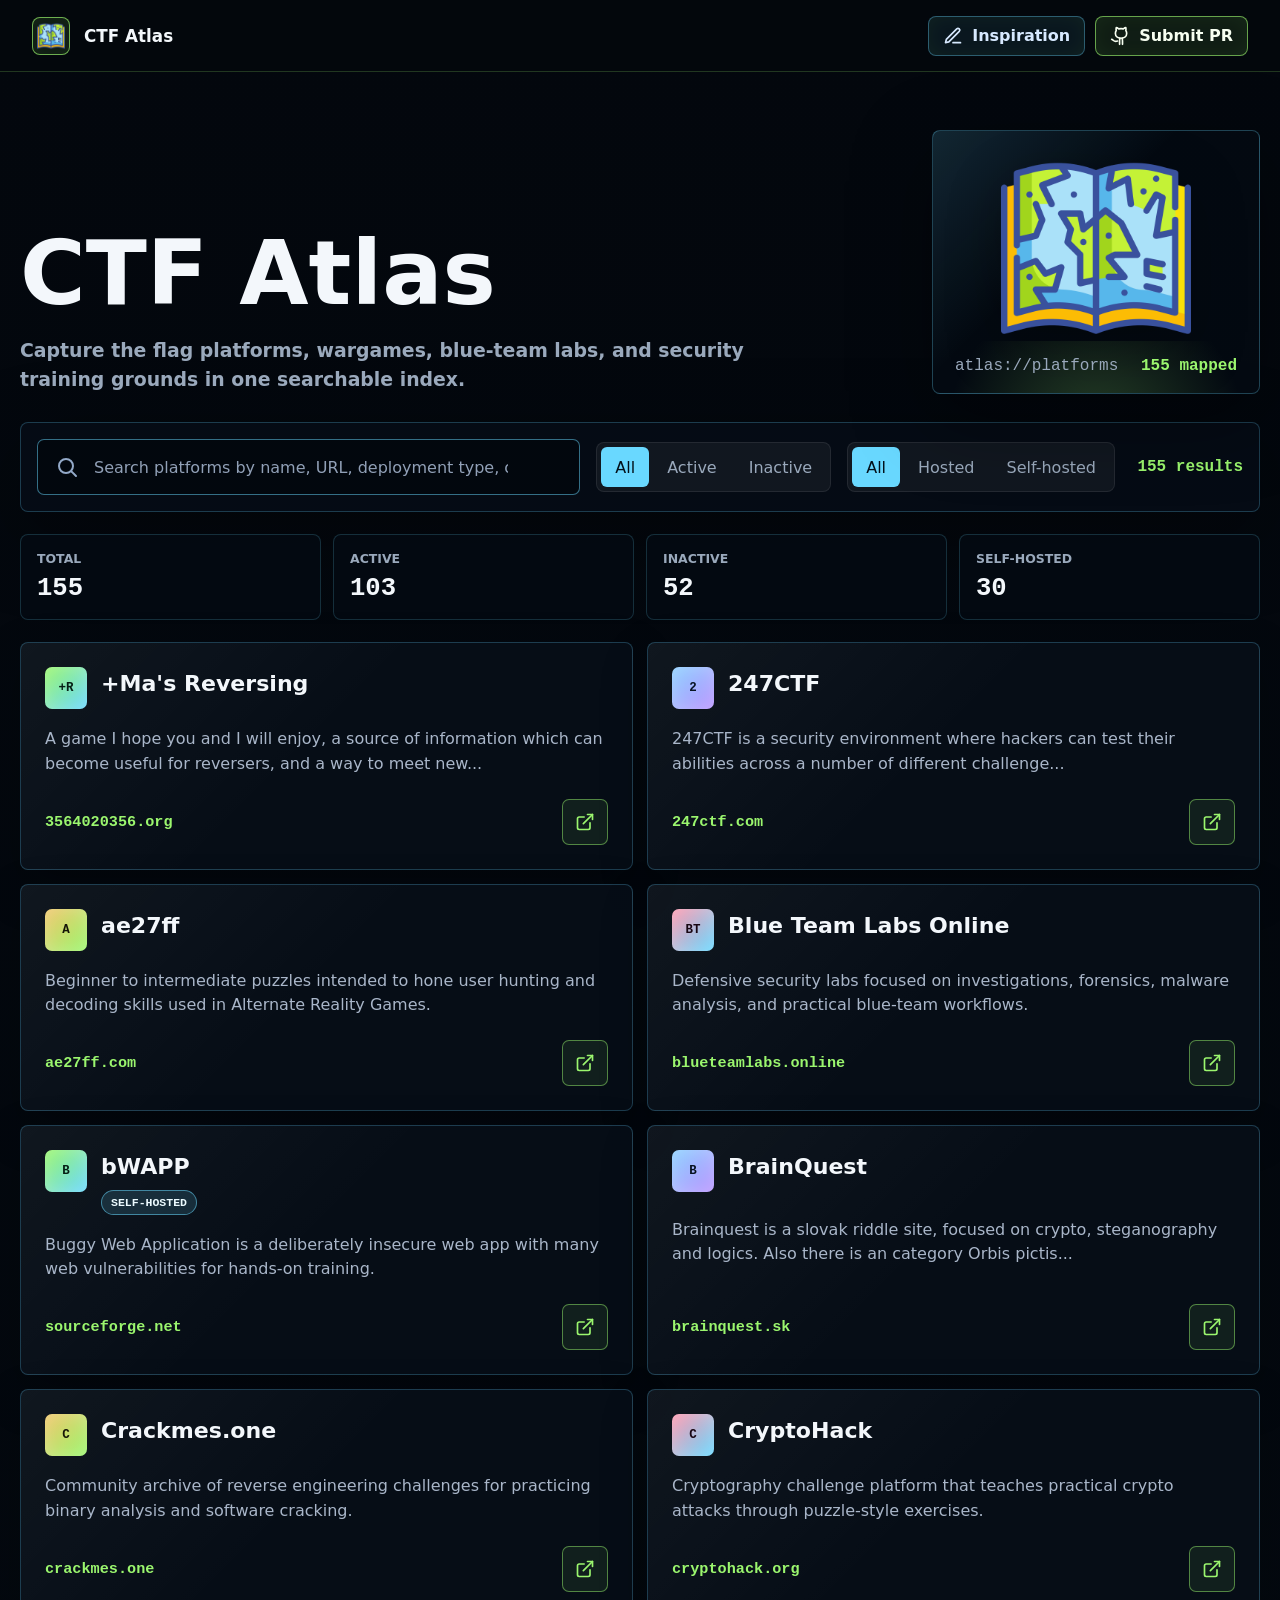
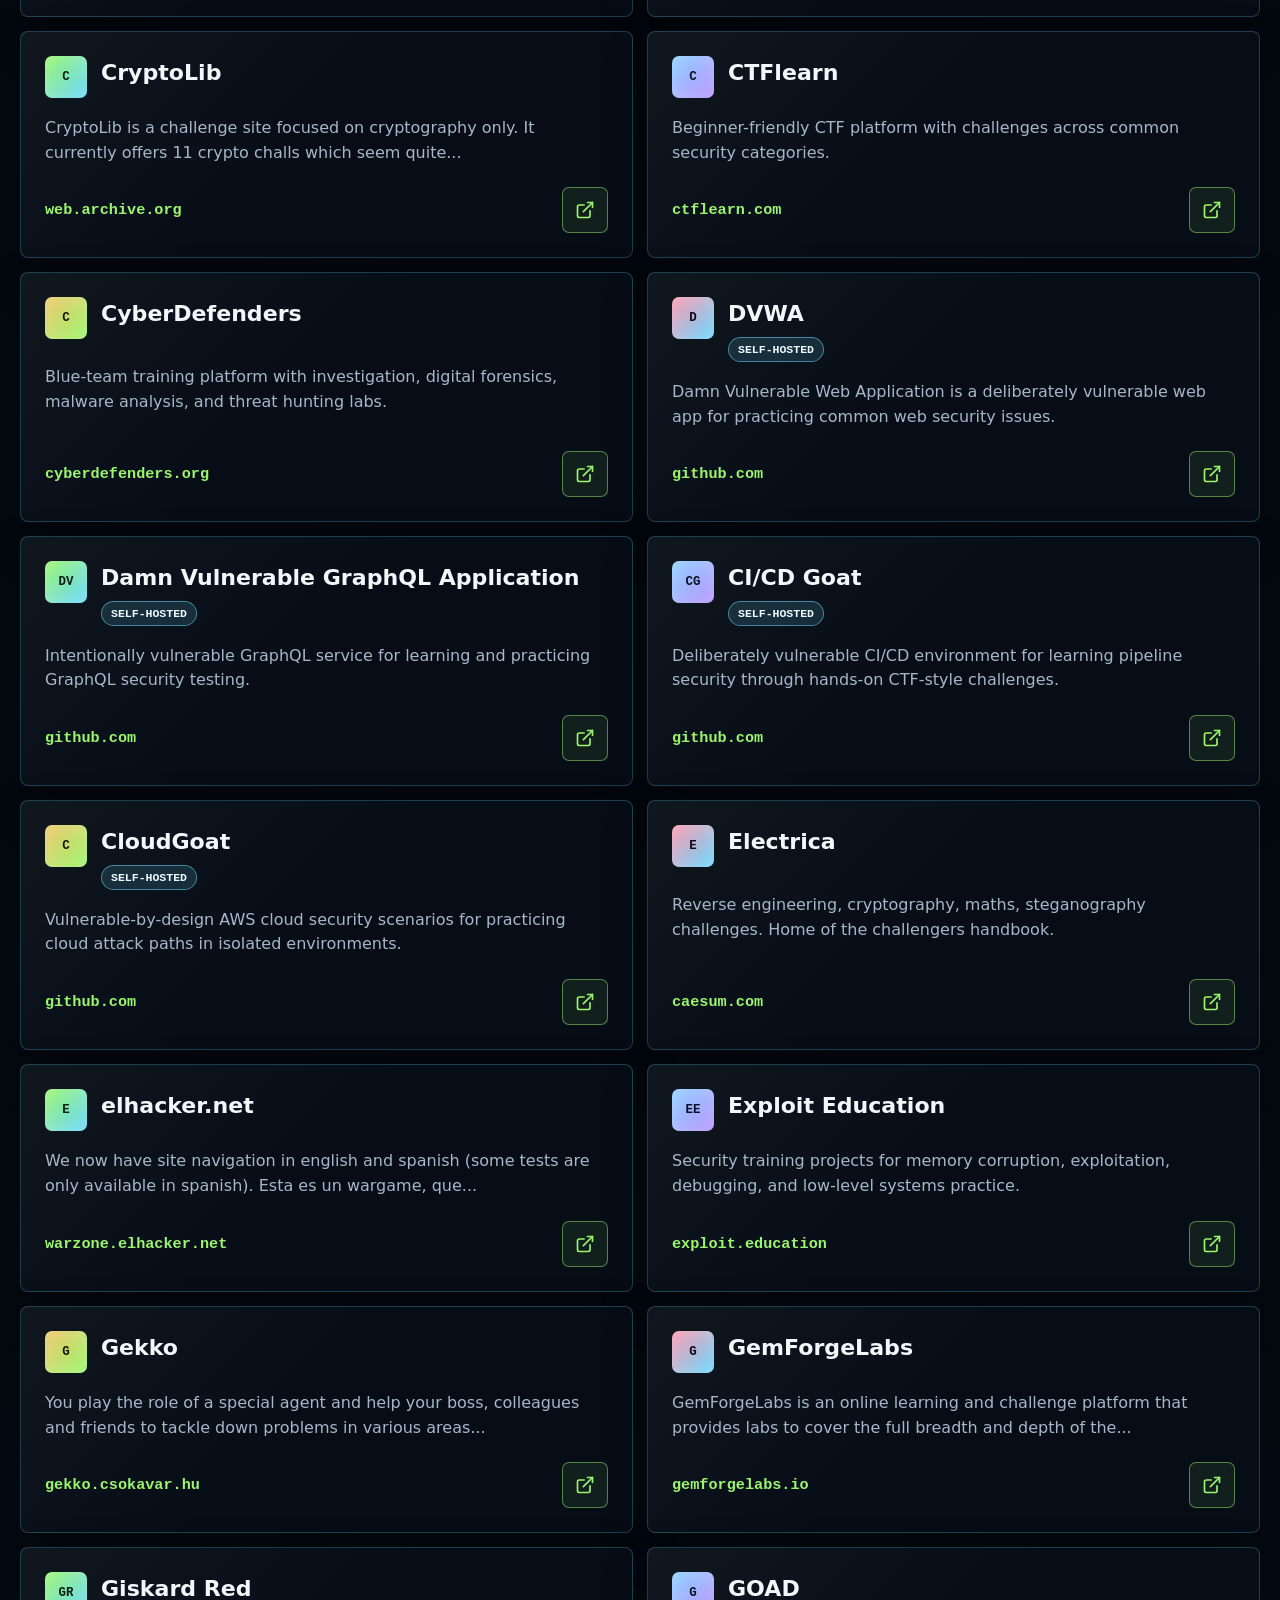
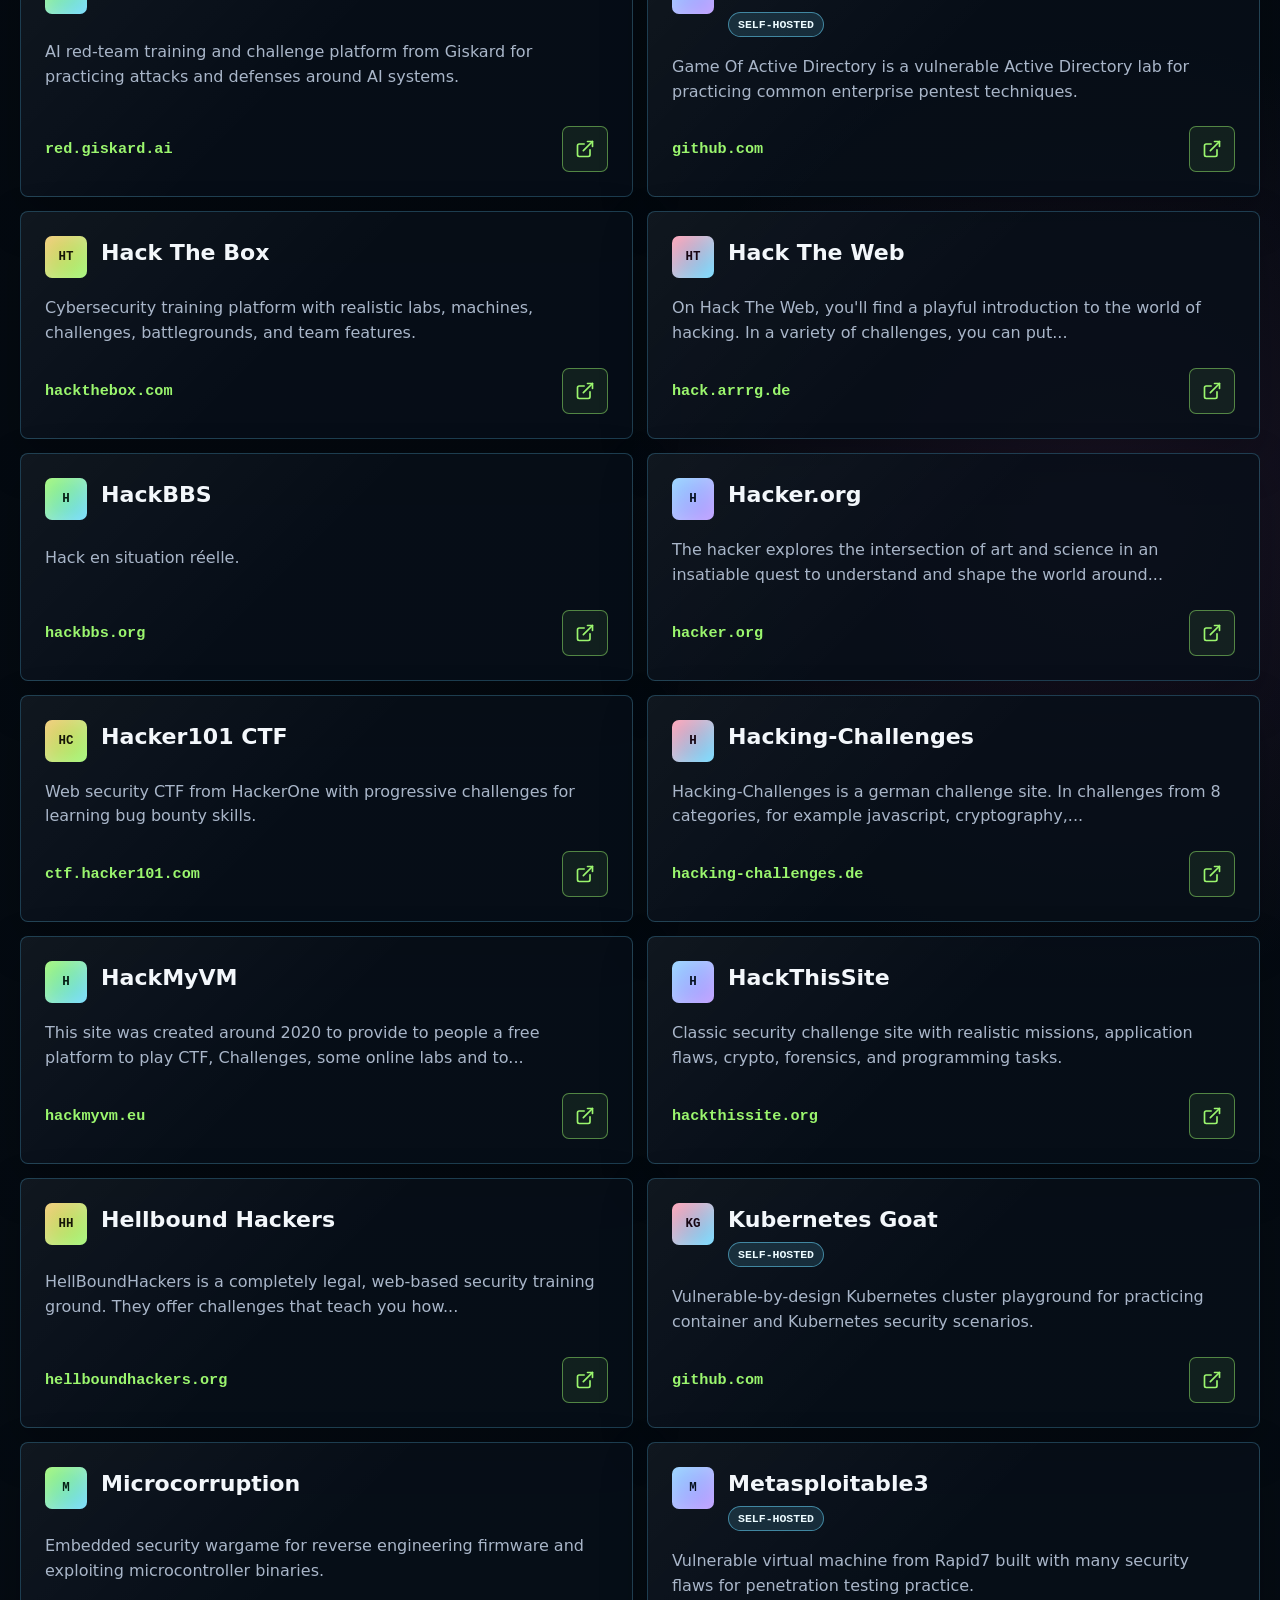
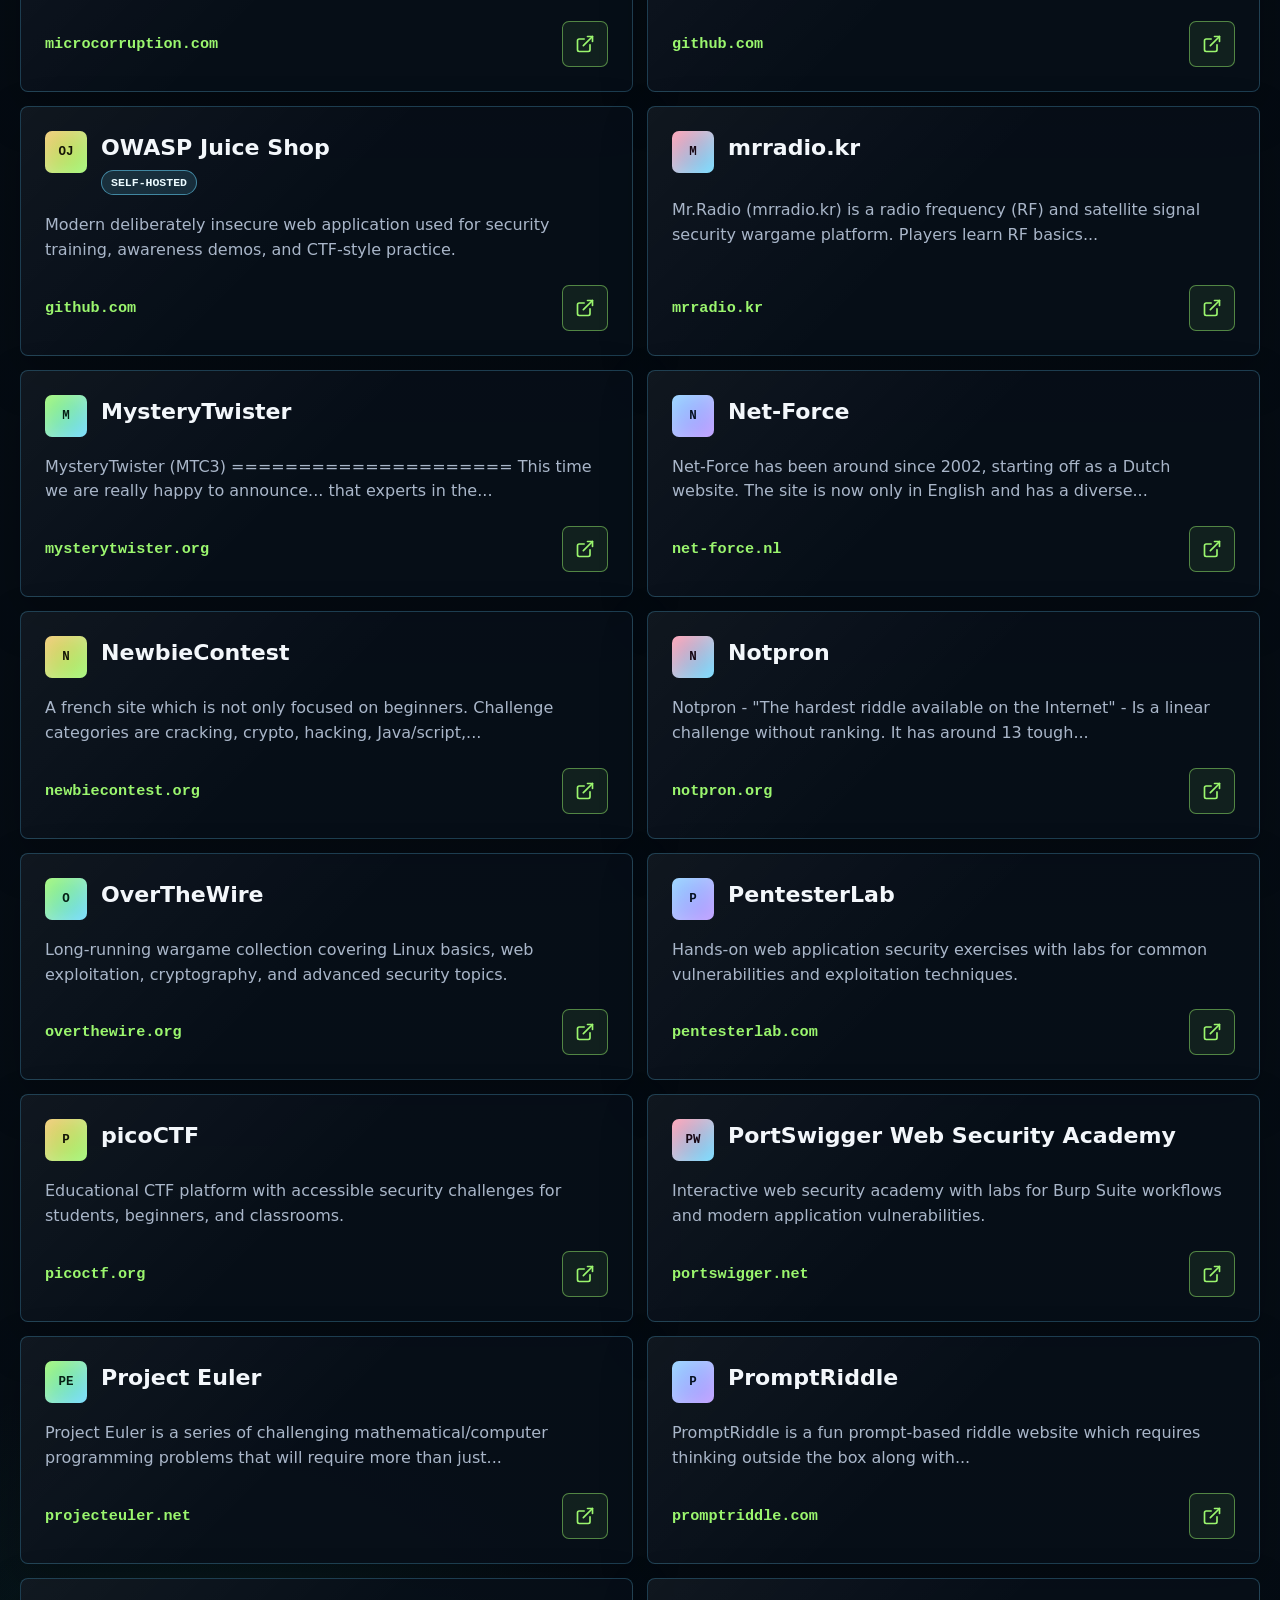
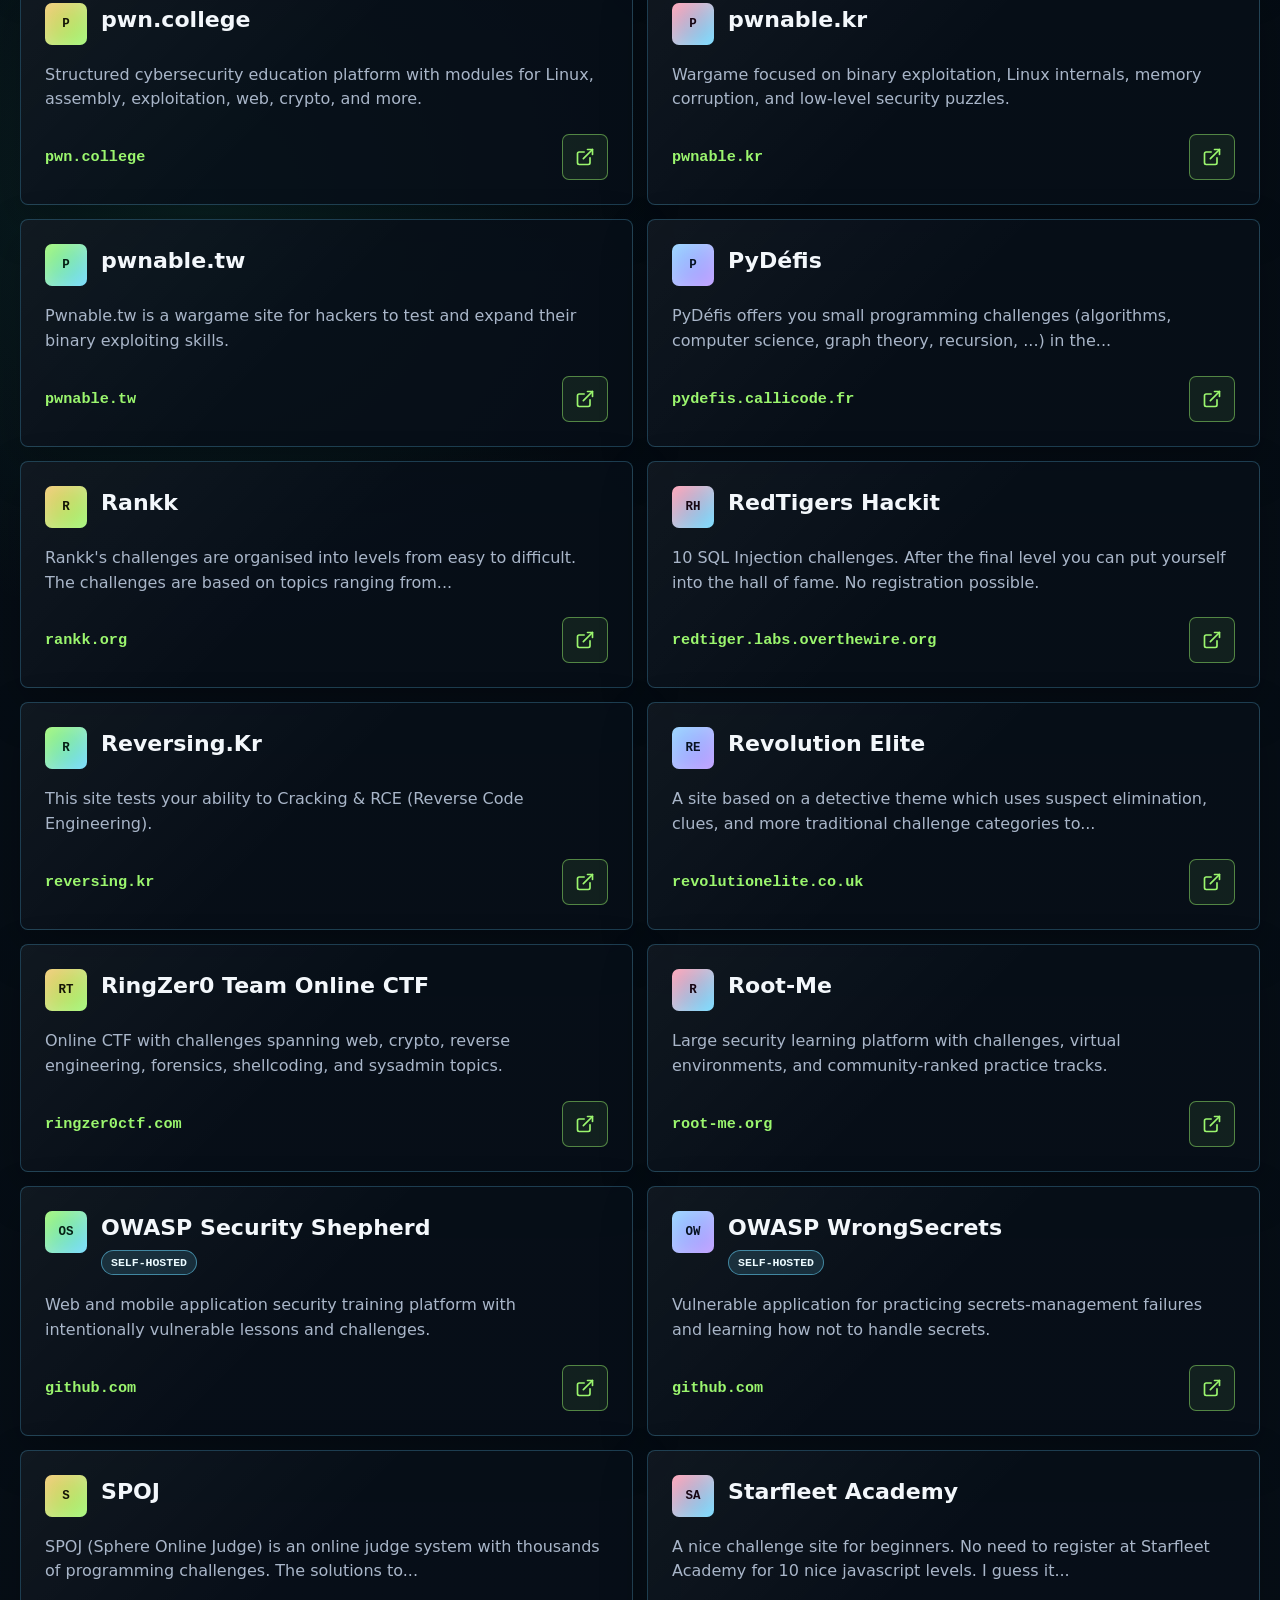
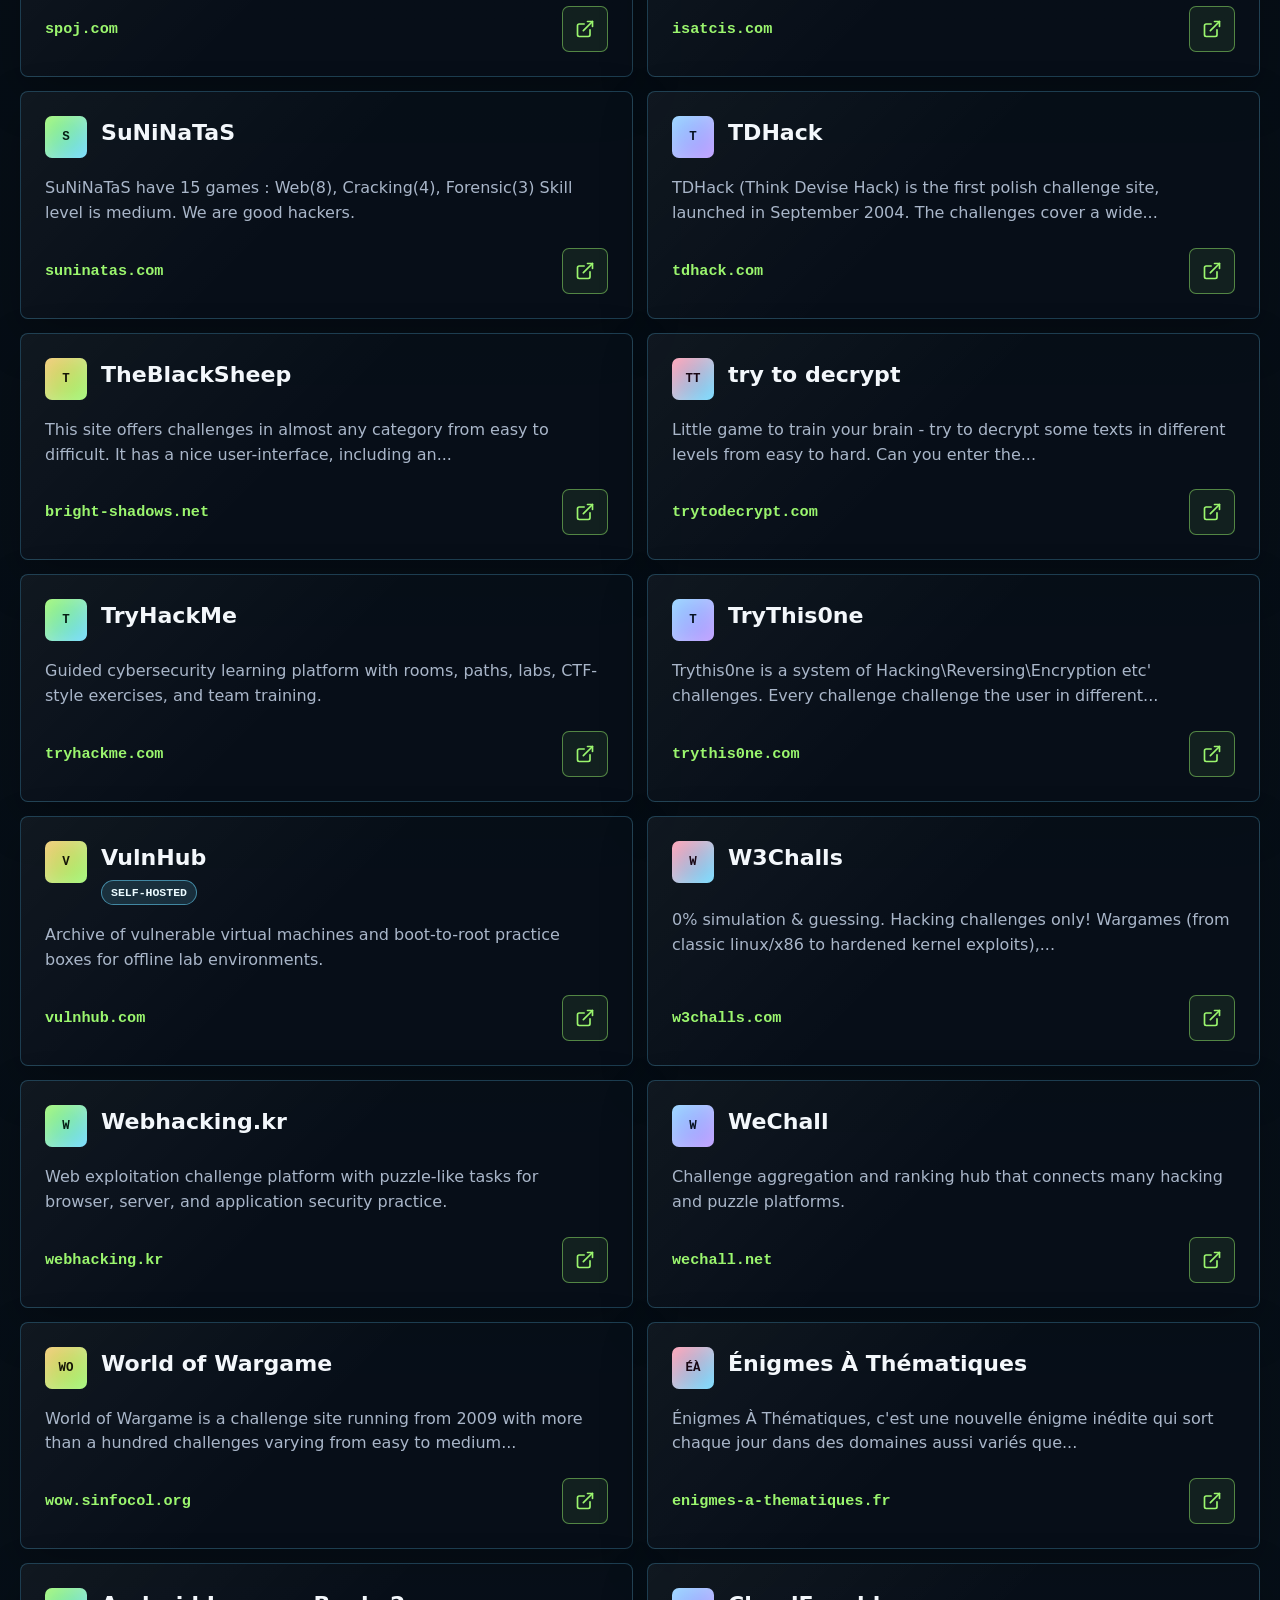
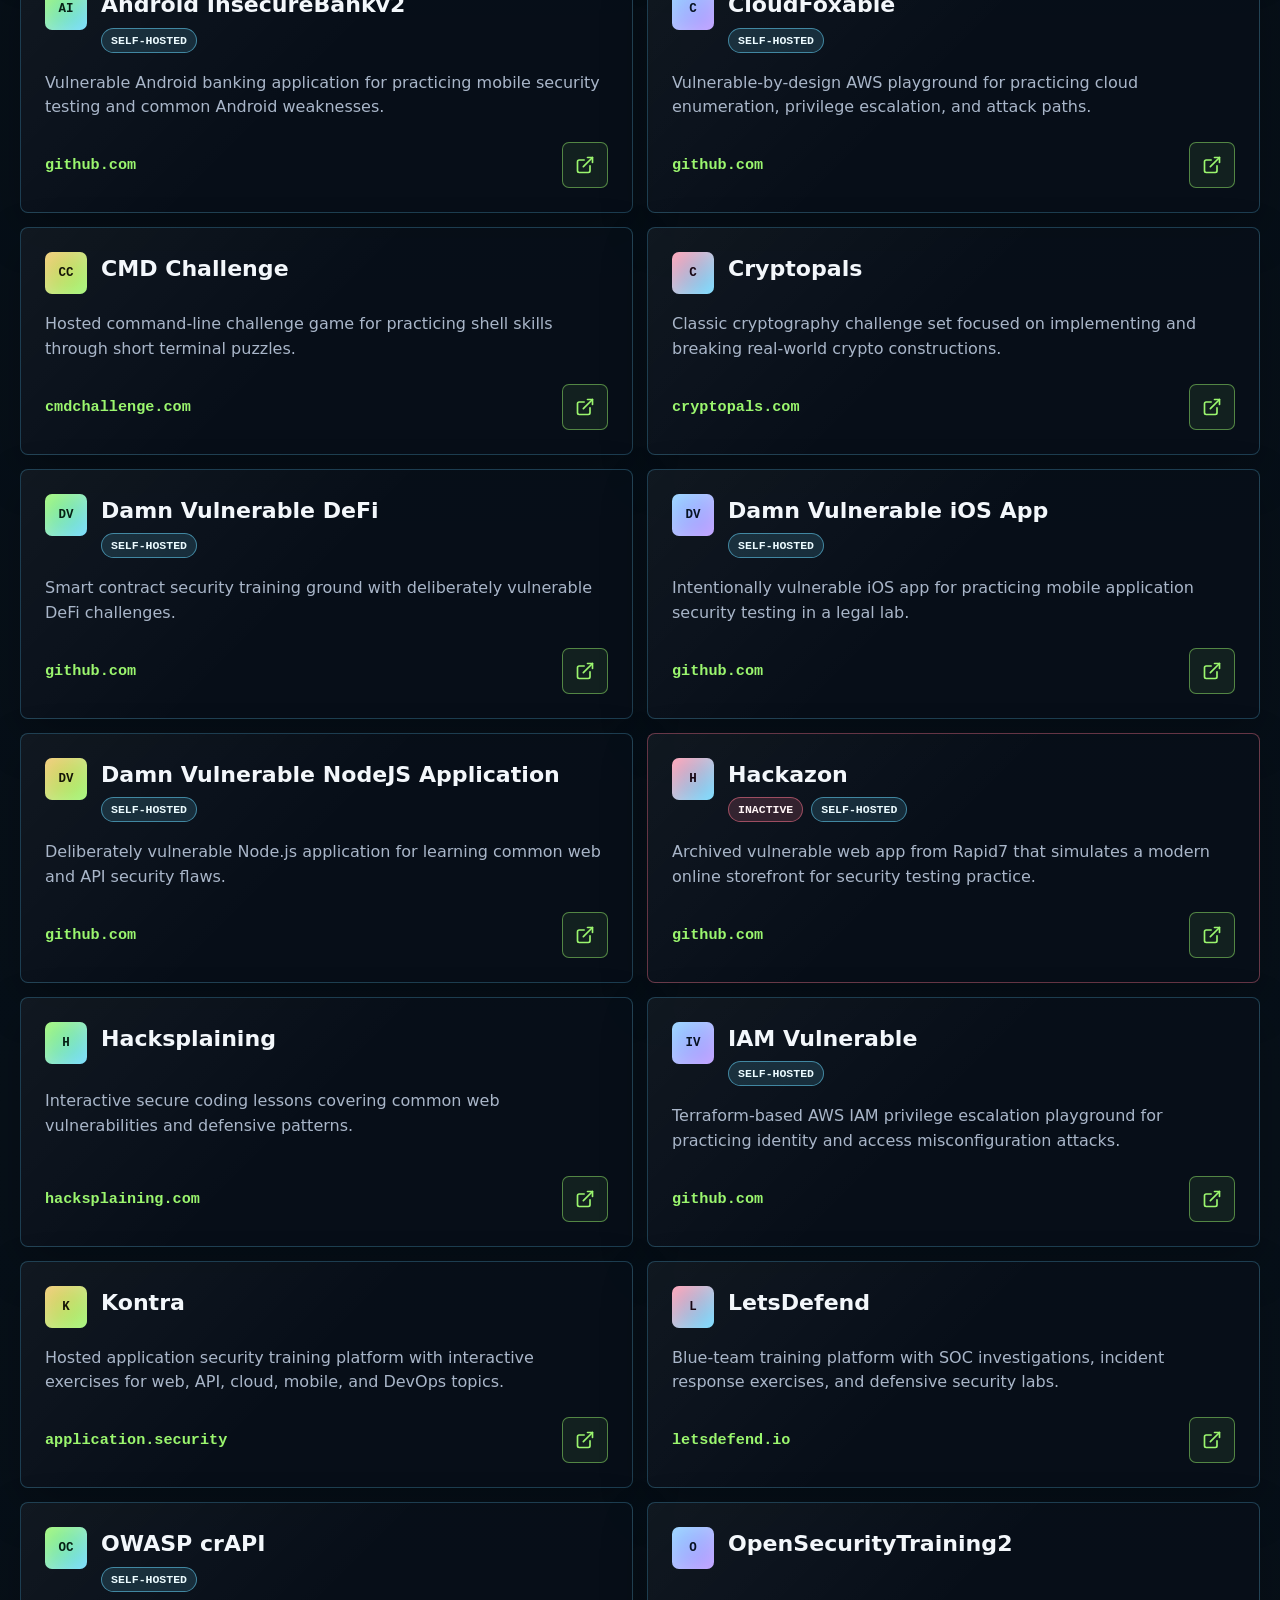
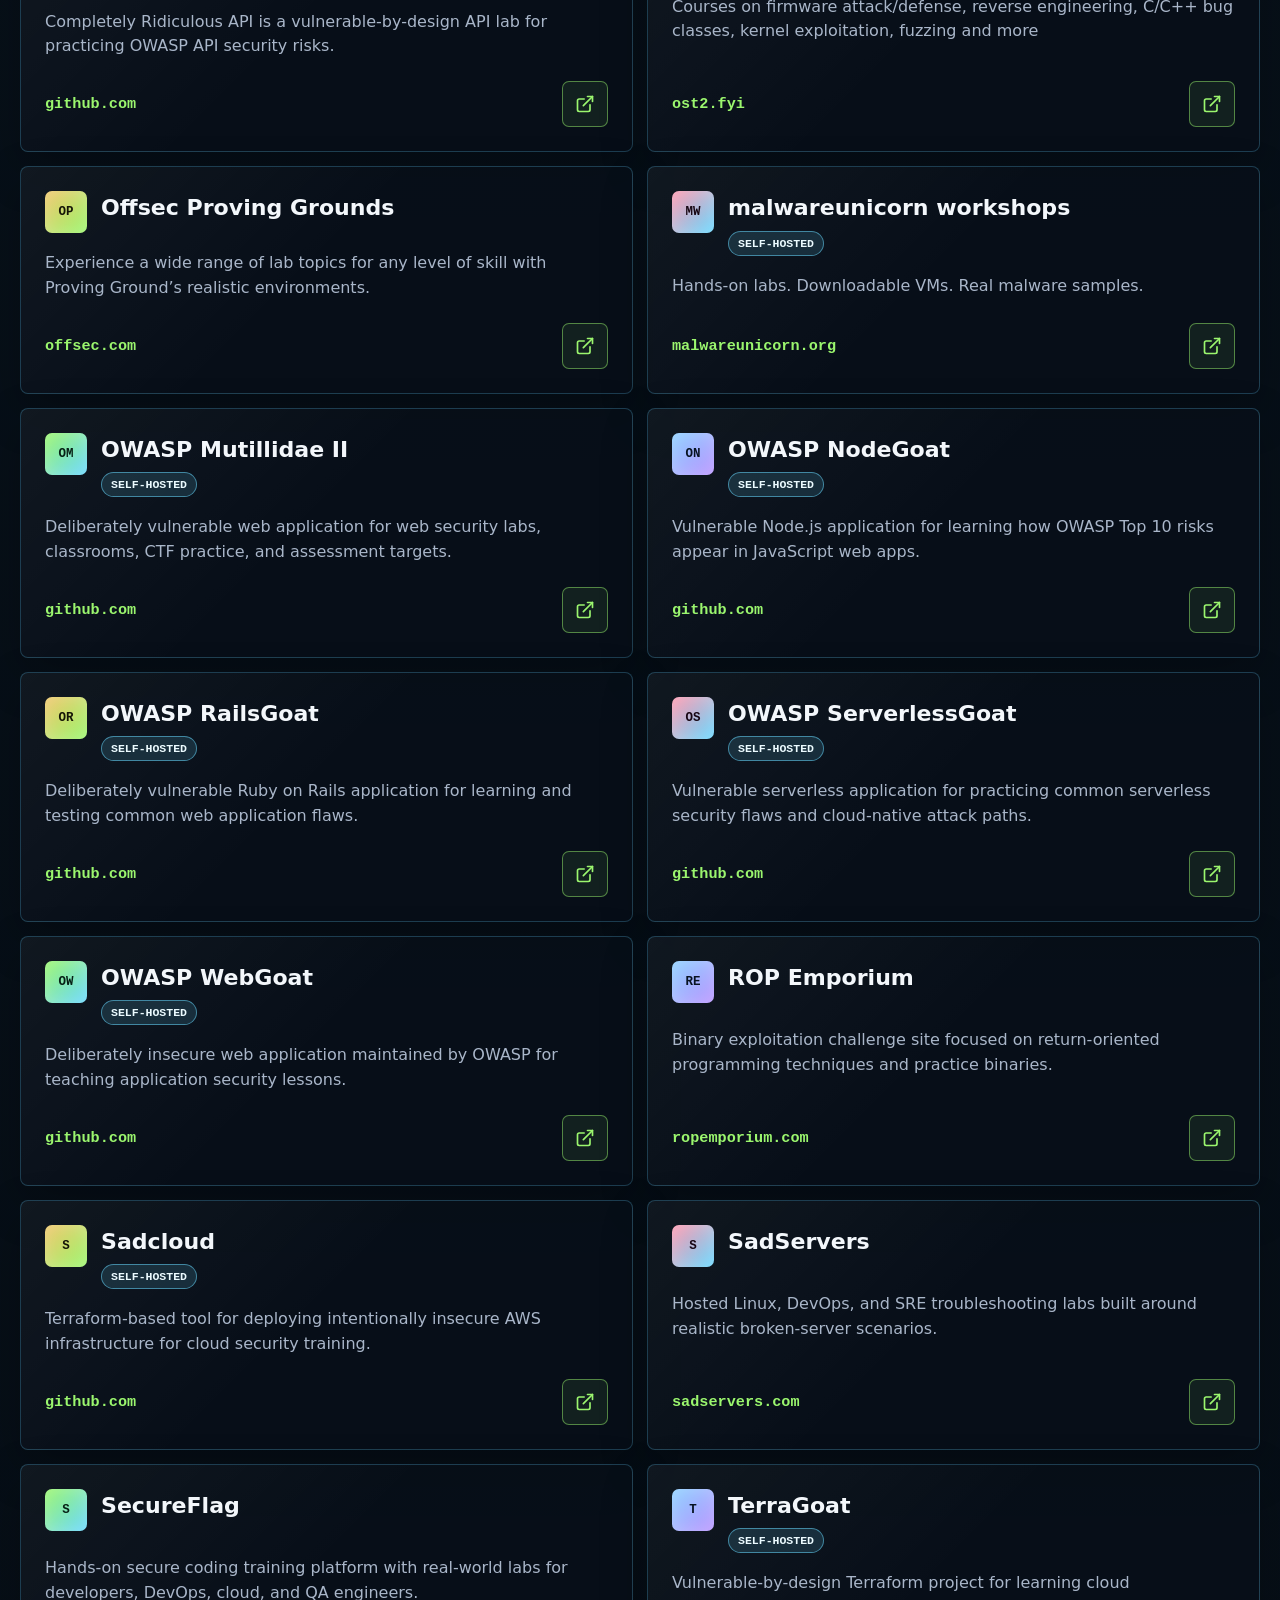
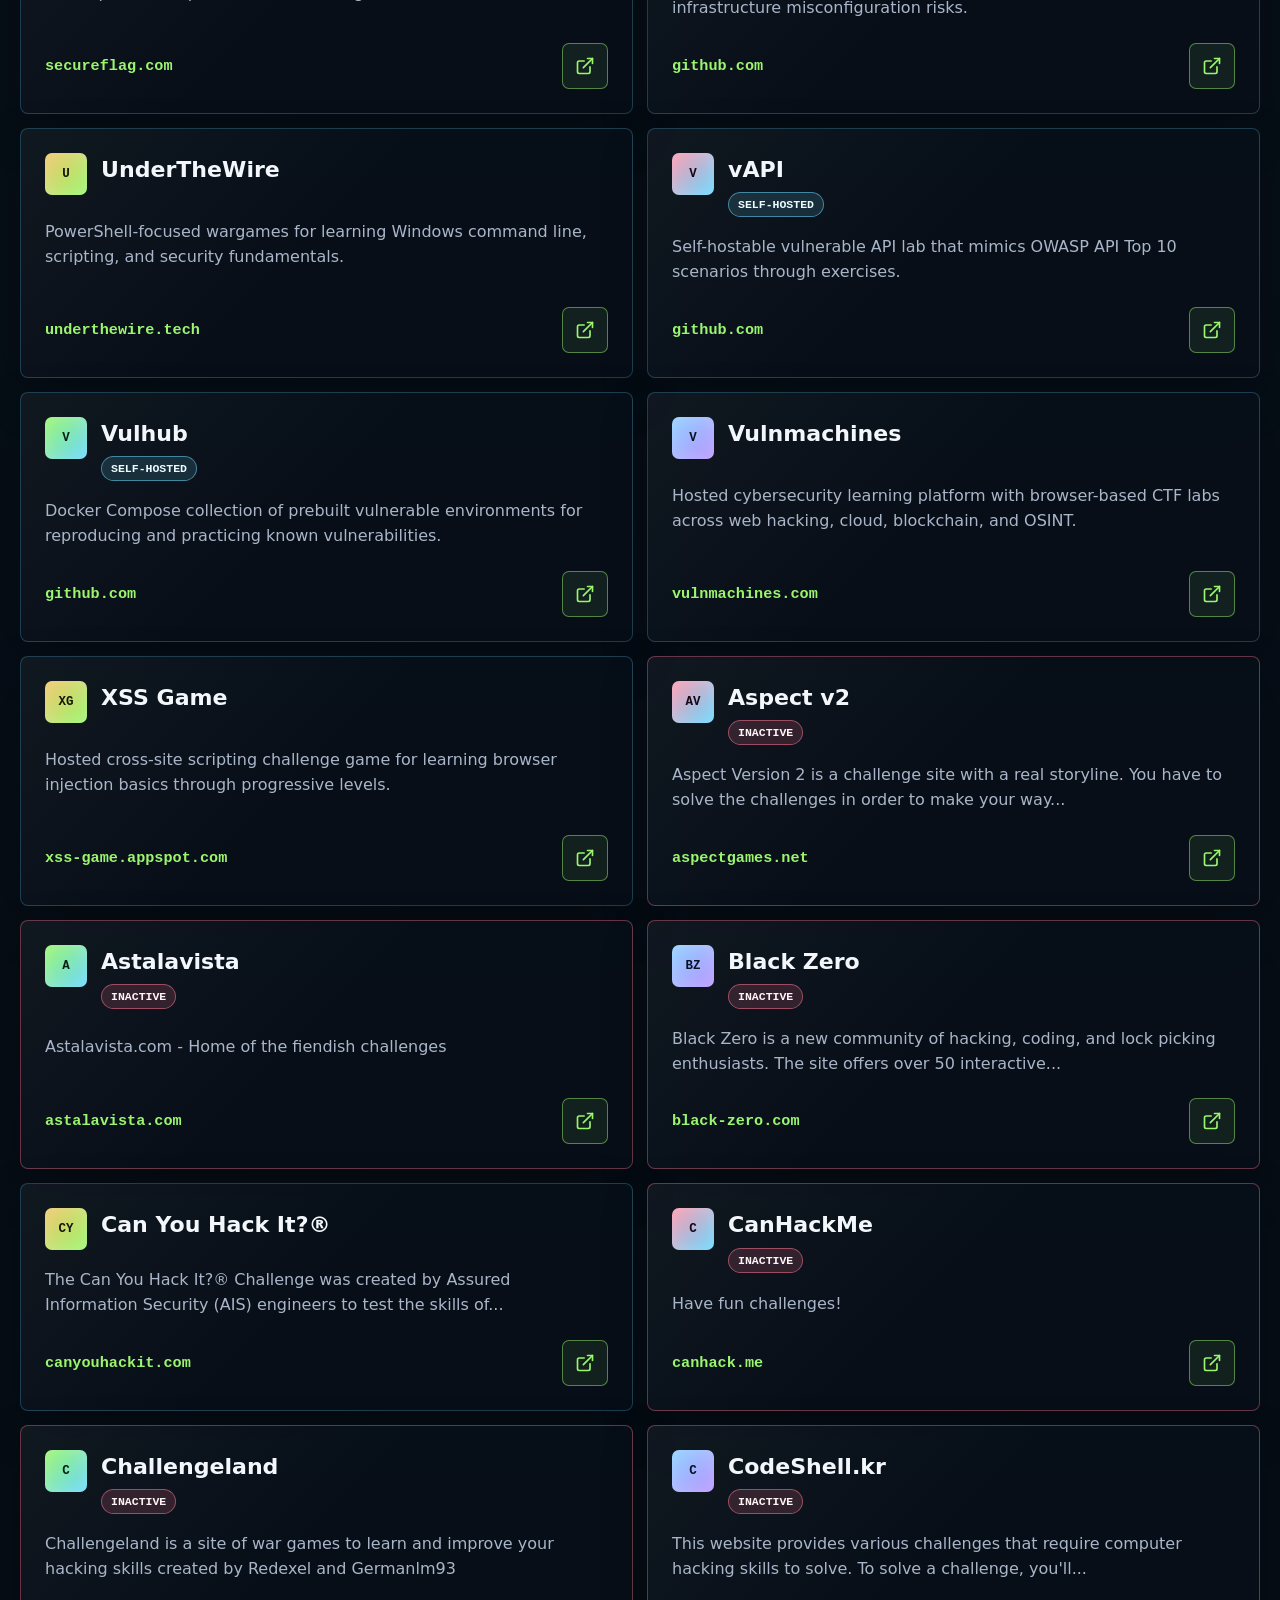
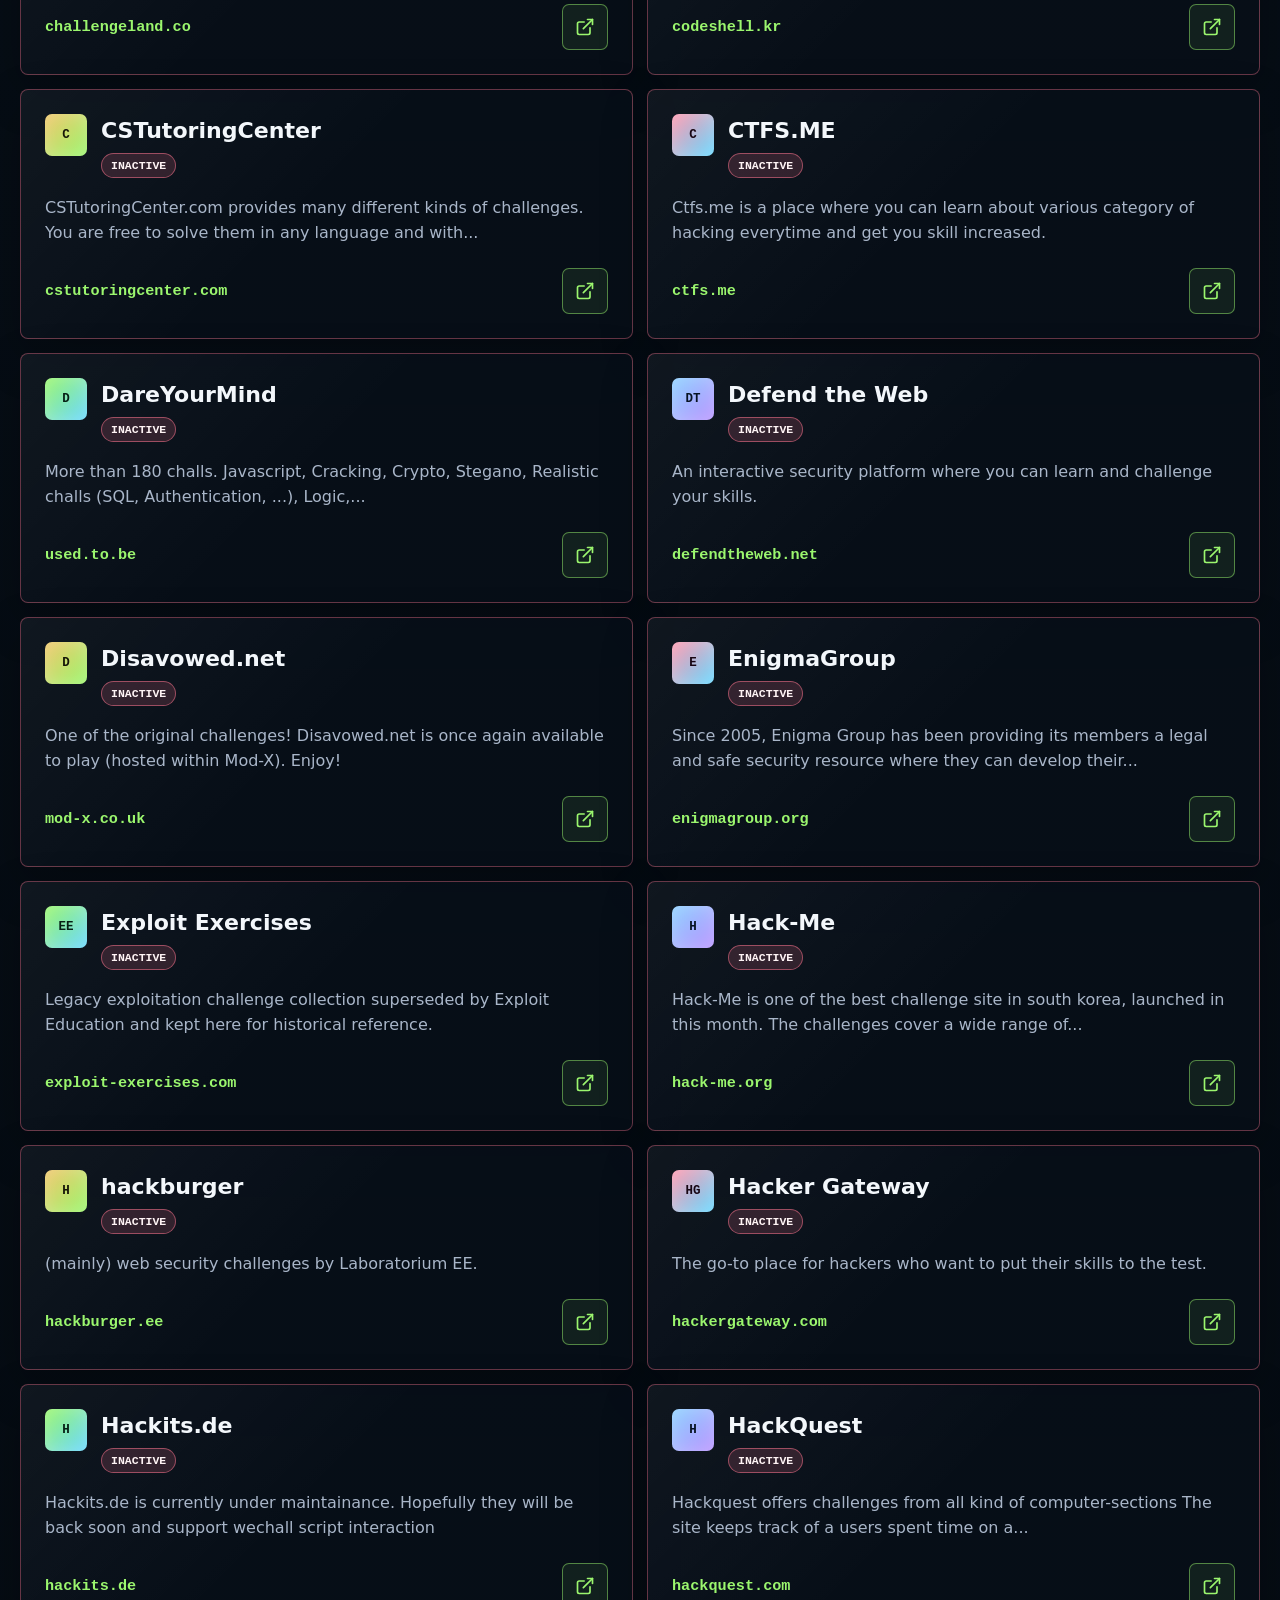
<file: index.html>
<!doctype html>
<html lang="en">
  <head>
    <meta charset="utf-8" />
    <meta name="viewport" content="width=device-width, initial-scale=1" />
    <title>CTF Atlas</title>
    <meta
      name="description"
      content="A searchable atlas of CTF platforms, wargames, labs, and security practice sites."
    />
    <meta
      http-equiv="Content-Security-Policy"
      content="default-src 'self'; script-src 'self'; style-src 'self'; img-src 'self' data:; connect-src 'self'; object-src 'none'; base-uri 'self'; form-action 'none'"
    />
    <link rel="stylesheet" href="styles.css?v=20260617-more-platforms-batch" />
  </head>
  <body>
    <header class="site-header">
      <a class="brand" href="./" aria-label="CTF Atlas home">
        <span class="brand-mark" aria-hidden="true">
          <img src="atlas.png" alt="" />
        </span>
        <span>CTF Atlas</span>
      </a>

      <nav class="header-actions" aria-label="Project links">
        <a class="icon-link ghost-link" href="./inspiration.html">
          <svg viewBox="0 0 24 24" aria-hidden="true">
            <path d="M12 20h9" />
            <path d="M16.5 3.5a2.12 2.12 0 0 1 3 3L7 19l-4 1 1-4Z" />
          </svg>
          <span>Inspiration</span>
        </a>
        <a
          class="icon-link"
          href="https://github.com/dibsy/ctf-atlas"
          target="_blank"
          rel="noreferrer"
          data-repo-link
        >
          <svg viewBox="0 0 24 24" aria-hidden="true">
            <path
              d="M15 22v-4a4.8 4.8 0 0 0-1-3.5c3 0 6-2 6-5.5.08-1.25-.27-2.48-1-3.5.28-1.15.28-2.35 0-3.5 0 0-1 0-3 1.5a10.3 10.3 0 0 0-5.5 0C8.5 2 7.5 2 7.5 2a6.6 6.6 0 0 0 0 3.5 5.4 5.4 0 0 0-1 3.5c0 3.5 3 5.5 6 5.5-.39.49-.68 1.05-.85 1.65-.17.6-.22 1.23-.15 1.85v4"
            />
            <path d="M9 18c-4.51 2-5-2-7-2" />
          </svg>
          <span>Submit PR</span>
        </a>
      </nav>
    </header>

    <main class="page-shell">
      <section class="intro" aria-labelledby="page-title">
        <div class="intro-grid">
          <div>
            <h1 id="page-title">CTF Atlas</h1>
            <p class="intro-copy">
              Capture the flag platforms, wargames, blue-team labs, and security training grounds in one searchable index.
            </p>
          </div>
          <div class="atlas-panel" aria-hidden="true">
            <img class="atlas-art" src="atlas.png" alt="" />
            <div class="atlas-readout">
              <span>atlas://platforms</span>
              <strong><span id="visual-total">--</span> mapped</strong>
            </div>
          </div>
        </div>
      </section>

      <section class="control-panel" aria-label="Search and filters">
        <div class="search-wrap">
          <svg class="search-icon" viewBox="0 0 24 24" aria-hidden="true">
            <path d="m21 21-4.34-4.34" />
            <circle cx="11" cy="11" r="7" />
          </svg>
          <label class="sr-only" for="platform-search">Search platforms</label>
          <input
            id="platform-search"
            type="search"
            autocomplete="off"
            placeholder="Search platforms by name, URL, deployment type, or keyword..."
          />
          <button class="clear-search" type="button" aria-label="Clear search" hidden>
            <svg viewBox="0 0 24 24" aria-hidden="true">
              <path d="M18 6 6 18" />
              <path d="m6 6 12 12" />
            </svg>
          </button>
        </div>

        <div class="filter-group" role="group" aria-label="Status filter">
          <button class="filter-button is-active" type="button" data-status-filter="all">All</button>
          <button class="filter-button" type="button" data-status-filter="active">Active</button>
          <button class="filter-button" type="button" data-status-filter="inactive">Inactive</button>
        </div>

        <div class="filter-group" role="group" aria-label="Hosting filter">
          <button class="filter-button is-active" type="button" data-hosting-filter="all">All</button>
          <button class="filter-button" type="button" data-hosting-filter="hosted">Hosted</button>
          <button class="filter-button" type="button" data-hosting-filter="self-hosted">Self-hosted</button>
        </div>

        <output class="result-count" id="result-count" for="platform-search">Loading</output>
      </section>

      <section class="stats-grid" aria-label="Platform statistics">
        <article>
          <span>Total</span>
          <strong id="total-count">--</strong>
        </article>
        <article>
          <span>Active</span>
          <strong id="active-count">--</strong>
        </article>
        <article>
          <span>Inactive</span>
          <strong id="inactive-count">--</strong>
        </article>
        <article>
          <span>Self-hosted</span>
          <strong id="self-hosted-count">--</strong>
        </article>
      </section>

      <section class="platform-grid" id="platform-list" aria-live="polite" aria-busy="true"></section>
      <p class="empty-state" id="empty-state" hidden>No matching platforms found.</p>
    </main>

    <footer class="site-footer">
      <a href="https://www.flaticon.com/free-icons/atlas" target="_blank" rel="noreferrer">
        Atlas icons created by Freepik - Flaticon
      </a>
    </footer>

    <template id="platform-card-template">
      <article class="platform-card">
        <div class="card-head">
          <span class="platform-initials" aria-hidden="true"></span>
          <div>
            <h2></h2>
            <div class="badge-row">
              <span class="status-pill" hidden>Inactive</span>
              <span class="hosting-pill" hidden>Self-hosted</span>
            </div>
          </div>
        </div>
        <p class="platform-description"></p>
        <div class="card-foot">
          <span class="platform-host"></span>
          <a class="open-platform" target="_blank" rel="noreferrer" aria-label="Open platform">
            <svg viewBox="0 0 24 24" aria-hidden="true">
              <path d="M15 3h6v6" />
              <path d="M10 14 21 3" />
              <path d="M18 13v6a2 2 0 0 1-2 2H5a2 2 0 0 1-2-2V8a2 2 0 0 1 2-2h6" />
            </svg>
          </a>
        </div>
      </article>
    </template>

    <script src="app.js?v=20260617-more-platforms-batch" defer></script>
  </body>
</html>
</file>
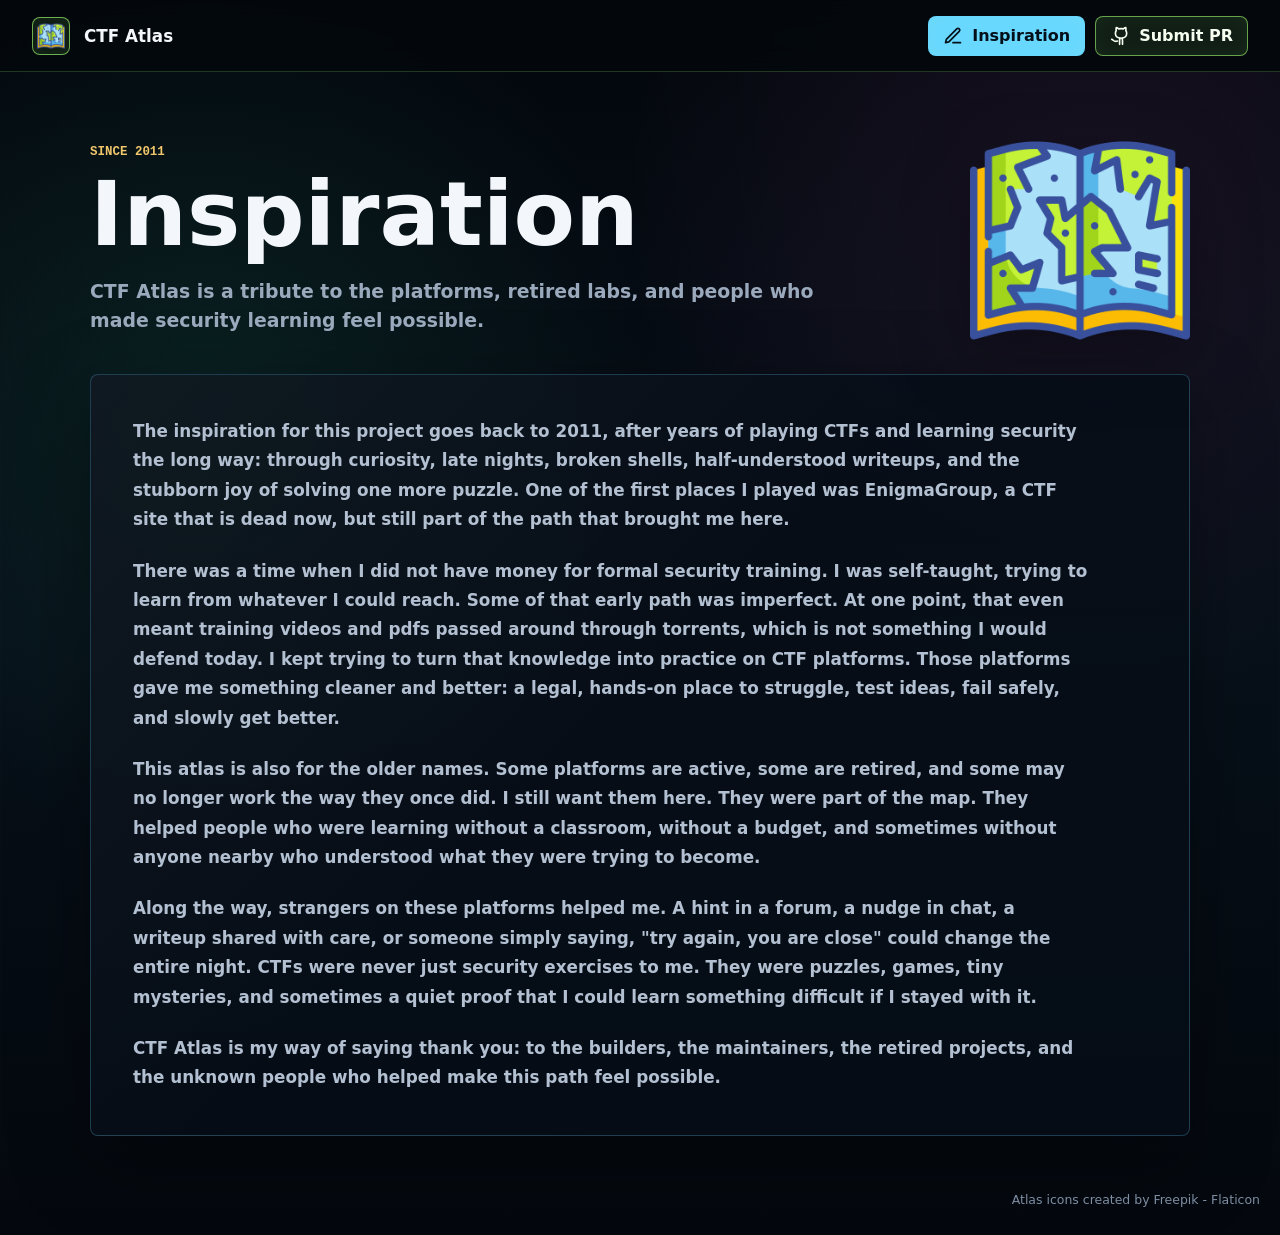
<file: inspiration.html>
<!doctype html>
<html lang="en">
  <head>
    <meta charset="utf-8" />
    <meta name="viewport" content="width=device-width, initial-scale=1" />
    <title>Inspiration | CTF Atlas</title>
    <meta
      name="description"
      content="The story and tribute behind CTF Atlas: years of learning from CTF platforms, retired labs, and generous strangers."
    />
    <meta
      http-equiv="Content-Security-Policy"
      content="default-src 'self'; script-src 'self'; style-src 'self'; img-src 'self' data:; connect-src 'self'; object-src 'none'; base-uri 'self'; form-action 'none'"
    />
    <link rel="stylesheet" href="styles.css?v=20260617-more-platforms-batch" />
  </head>
  <body>
    <header class="site-header">
      <a class="brand" href="./" aria-label="CTF Atlas home">
        <span class="brand-mark" aria-hidden="true">
          <img src="atlas.png" alt="" />
        </span>
        <span>CTF Atlas</span>
      </a>

      <nav class="header-actions" aria-label="Project links">
        <a class="icon-link ghost-link is-current" href="./inspiration.html" aria-current="page">
          <svg viewBox="0 0 24 24" aria-hidden="true">
            <path d="M12 20h9" />
            <path d="M16.5 3.5a2.12 2.12 0 0 1 3 3L7 19l-4 1 1-4Z" />
          </svg>
          <span>Inspiration</span>
        </a>
        <a class="icon-link" href="https://github.com/dibsy/ctf-atlas" target="_blank" rel="noreferrer">
          <svg viewBox="0 0 24 24" aria-hidden="true">
            <path
              d="M15 22v-4a4.8 4.8 0 0 0-1-3.5c3 0 6-2 6-5.5.08-1.25-.27-2.48-1-3.5.28-1.15.28-2.35 0-3.5 0 0-1 0-3 1.5a10.3 10.3 0 0 0-5.5 0C8.5 2 7.5 2 7.5 2a6.6 6.6 0 0 0 0 3.5 5.4 5.4 0 0 0-1 3.5c0 3.5 3 5.5 6 5.5-.39.49-.68 1.05-.85 1.65-.17.6-.22 1.23-.15 1.85v4"
            />
            <path d="M9 18c-4.51 2-5-2-7-2" />
          </svg>
          <span>Submit PR</span>
        </a>
      </nav>
    </header>

    <main class="page-shell inspiration-shell">
      <section class="inspiration-hero" aria-labelledby="page-title">
        <div>
          <p class="story-kicker">Since 2011</p>
          <h1 id="page-title">Inspiration</h1>
          <p class="intro-copy">
            CTF Atlas is a tribute to the platforms, retired labs, and people who made security learning feel possible.
          </p>
        </div>
        <img class="inspiration-art" src="atlas.png" alt="" />
      </section>

      <article class="story-panel">
        <p>
          The inspiration for this project goes back to 2011, after years of playing CTFs and learning security the long way:
          through curiosity, late nights, broken shells, half-understood writeups, and the stubborn joy of solving one more
          puzzle. One of the first places I played was EnigmaGroup, a CTF site that is dead now, but still part of the path
          that brought me here.
        </p>

        <p>
          There was a time when I did not have money for formal security training. I was self-taught, trying to learn from
          whatever I could reach. Some of that early path was imperfect. At one point, that even meant training videos and pdfs passed
          around through torrents, which is not something I would defend today. I kept trying to turn that knowledge into
          practice on CTF platforms. Those platforms gave me something cleaner and better: a legal, hands-on place to struggle,
          test ideas, fail safely, and slowly get better.
        </p>

        <p>
          This atlas is also for the older names. Some platforms are active, some are retired, and some may no longer work the
          way they once did. I still want them here. They were part of the map. They helped people who were learning without a
          classroom, without a budget, and sometimes without anyone nearby who understood what they were trying to become.
        </p>

        <p>
          Along the way, strangers on these platforms helped me. A hint in a forum, a nudge in chat, a writeup shared with care,
          or someone simply saying, "try again, you are close" could change the entire night. CTFs were never just security
          exercises to me. They were puzzles, games, tiny mysteries, and sometimes a quiet proof that I could learn something
          difficult if I stayed with it.
        </p>

        <p>
          CTF Atlas is my way of saying thank you: to the builders, the maintainers, the retired projects, and the unknown people
          who helped make this path feel possible.
        </p>
      </article>
    </main>

    <footer class="site-footer">
      <a href="https://www.flaticon.com/free-icons/atlas" target="_blank" rel="noreferrer">
        Atlas icons created by Freepik - Flaticon
      </a>
    </footer>
  </body>
</html>
</file>
<file: styles.css>
:root {
  color-scheme: dark;
  --bg: #05090f;
  --bg-deep: #03060a;
  --panel: rgba(8, 15, 25, 0.82);
  --panel-strong: rgba(10, 18, 30, 0.95);
  --border: rgba(80, 162, 200, 0.32);
  --border-hot: rgba(112, 226, 255, 0.72);
  --text: #f3f7fb;
  --muted: #9aa9bc;
  --green: #9bf66e;
  --green-soft: rgba(155, 246, 110, 0.16);
  --cyan: #69d8ff;
  --amber: #f1c76c;
  --rose: #ff7690;
  --shadow: 0 24px 80px rgba(0, 0, 0, 0.36);
  --radius: 8px;
  --header-height: 72px;
  font-family:
    Inter, ui-sans-serif, system-ui, -apple-system, BlinkMacSystemFont, "Segoe UI",
    sans-serif;
}

* {
  box-sizing: border-box;
}

[hidden] {
  display: none !important;
}

html {
  min-width: 320px;
  background: var(--bg);
}

body {
  min-height: 100vh;
  margin: 0;
  color: var(--text);
  background:
    radial-gradient(circle at 16% 32%, rgba(38, 168, 122, 0.13), transparent 28rem),
    radial-gradient(circle at 86% 18%, rgba(186, 86, 176, 0.12), transparent 30rem),
    linear-gradient(180deg, #03070d 0%, #071019 52%, #04080e 100%);
  overflow-x: hidden;
}

body::before {
  position: fixed;
  inset: var(--header-height) 0 0;
  z-index: -2;
  content: "";
  background-image:
    linear-gradient(rgba(102, 216, 255, 0.07) 1px, transparent 1px),
    linear-gradient(90deg, rgba(102, 216, 255, 0.07) 1px, transparent 1px);
  background-size: 32px 32px;
  mask-image: linear-gradient(to bottom, rgba(0, 0, 0, 0.98), rgba(0, 0, 0, 0.45));
}

body::after {
  position: fixed;
  inset: var(--header-height) 0 auto;
  z-index: -1;
  height: 1px;
  content: "";
  background: linear-gradient(90deg, transparent, rgba(155, 246, 110, 0.5), transparent);
  box-shadow: 0 0 24px rgba(155, 246, 110, 0.26);
}

a {
  color: inherit;
  text-decoration: none;
}

button,
input {
  font: inherit;
}

svg {
  display: block;
  width: 1.25rem;
  height: 1.25rem;
  fill: none;
  stroke: currentColor;
  stroke-linecap: round;
  stroke-linejoin: round;
  stroke-width: 2;
}

img {
  display: block;
  max-width: 100%;
}

.sr-only {
  position: absolute;
  width: 1px;
  height: 1px;
  padding: 0;
  margin: -1px;
  overflow: hidden;
  clip: rect(0, 0, 0, 0);
  white-space: nowrap;
  border: 0;
}

.site-header {
  position: sticky;
  top: 0;
  z-index: 20;
  display: flex;
  align-items: center;
  justify-content: space-between;
  min-height: var(--header-height);
  padding: 0 32px;
  background: rgba(4, 8, 13, 0.9);
  border-bottom: 1px solid rgba(155, 246, 110, 0.2);
  backdrop-filter: blur(16px);
}

.brand,
.header-actions,
.icon-link {
  display: flex;
  align-items: center;
}

.brand {
  gap: 14px;
  font-size: 1.05rem;
  font-weight: 800;
  letter-spacing: 0;
}

.brand-mark {
  display: grid;
  width: 38px;
  height: 38px;
  place-items: center;
  color: var(--green);
  background: rgba(155, 246, 110, 0.08);
  border: 1px solid rgba(155, 246, 110, 0.68);
  border-radius: var(--radius);
  box-shadow: inset 0 0 18px rgba(155, 246, 110, 0.06);
}

.brand-mark img {
  width: 28px;
  height: 28px;
  object-fit: contain;
}

.header-actions {
  gap: 10px;
}

.icon-link {
  justify-content: center;
  gap: 9px;
  min-height: 40px;
  padding: 0 14px;
  font-weight: 750;
  line-height: 1;
  color: #f7fff1;
  background: rgba(155, 246, 110, 0.09);
  border: 1px solid rgba(155, 246, 110, 0.62);
  border-radius: var(--radius);
  box-shadow: inset 0 0 20px rgba(155, 246, 110, 0.05);
}

.icon-link:hover,
.icon-link:focus-visible {
  color: #051006;
  background: var(--green);
  outline: none;
}

.icon-link.is-current {
  color: #041019;
  background: var(--cyan);
  border-color: rgba(105, 216, 255, 0.9);
}

.ghost-link {
  color: #d7e9ff;
  background: rgba(105, 216, 255, 0.08);
  border-color: rgba(105, 216, 255, 0.36);
}

.ghost-link:hover,
.ghost-link:focus-visible {
  color: #041019;
  background: var(--cyan);
}

.page-shell {
  width: min(100% - 40px, 1488px);
  margin: 0 auto;
  padding: 58px 0 56px;
}

.intro {
  margin-bottom: 28px;
}

.intro-grid {
  display: grid;
  grid-template-columns: minmax(0, 1fr) 328px;
  gap: 32px;
  align-items: end;
}

h1 {
  max-width: 760px;
  margin: 0;
  font-size: clamp(3rem, 7vw, 5.8rem);
  line-height: 0.98;
  letter-spacing: 0;
}

.intro-copy {
  max-width: 730px;
  margin: 18px 0 0;
  font-size: clamp(1rem, 2vw, 1.18rem);
  font-weight: 600;
  line-height: 1.55;
  color: var(--muted);
}

.atlas-panel {
  position: relative;
  display: grid;
  justify-items: center;
  gap: 14px;
  padding: 22px 22px 18px;
  overflow: hidden;
  background:
    linear-gradient(135deg, rgba(105, 216, 255, 0.14), transparent 42%),
    rgba(5, 11, 19, 0.74);
  border: 1px solid rgba(105, 216, 255, 0.28);
  border-radius: var(--radius);
  box-shadow: var(--shadow);
}

.atlas-panel::before {
  position: absolute;
  inset: auto -18% -52% -18%;
  height: 72%;
  content: "";
  background: radial-gradient(circle, rgba(155, 246, 110, 0.24), transparent 62%);
}

.atlas-art {
  position: relative;
  width: min(190px, 72%);
  aspect-ratio: 1;
  object-fit: contain;
  filter: drop-shadow(0 16px 26px rgba(0, 0, 0, 0.28));
}

.atlas-readout {
  position: relative;
  display: flex;
  align-items: center;
  justify-content: space-between;
  width: 100%;
  gap: 12px;
  font-family: "SFMono-Regular", Consolas, "Liberation Mono", monospace;
  color: var(--muted);
}

.atlas-readout strong {
  color: var(--green);
}

.control-panel {
  display: grid;
  grid-template-columns: minmax(280px, 1fr) auto auto auto;
  gap: 16px;
  align-items: center;
  padding: 16px;
  margin-bottom: 22px;
  background: rgba(7, 14, 24, 0.78);
  border: 1px solid var(--border);
  border-radius: var(--radius);
  box-shadow: var(--shadow);
}

.search-wrap {
  position: relative;
}

.search-icon {
  position: absolute;
  top: 50%;
  left: 18px;
  width: 24px;
  height: 24px;
  color: #93a9c8;
  transform: translateY(-50%);
}

#platform-search {
  width: 100%;
  min-height: 56px;
  padding: 0 56px;
  color: var(--text);
  background: rgba(2, 7, 13, 0.76);
  border: 1px solid rgba(105, 216, 255, 0.5);
  border-radius: 7px;
  outline: none;
}

#platform-search::placeholder {
  color: #91a0b7;
  opacity: 1;
}

#platform-search:focus {
  border-color: var(--cyan);
  box-shadow: 0 0 0 4px rgba(105, 216, 255, 0.12);
}

.clear-search {
  position: absolute;
  top: 50%;
  right: 11px;
  display: grid;
  width: 36px;
  height: 36px;
  padding: 0;
  color: var(--muted);
  cursor: pointer;
  background: transparent;
  border: 0;
  border-radius: 7px;
  place-items: center;
  transform: translateY(-50%);
}

.clear-search:hover,
.clear-search:focus-visible {
  color: var(--text);
  background: rgba(255, 255, 255, 0.08);
  outline: none;
}

.filter-group {
  display: grid;
  grid-template-columns: repeat(3, auto);
  gap: 4px;
  padding: 4px;
  background: rgba(255, 255, 255, 0.05);
  border: 1px solid rgba(255, 255, 255, 0.08);
  border-radius: var(--radius);
}

.filter-button {
  min-height: 40px;
  padding: 0 14px;
  color: var(--muted);
  cursor: pointer;
  background: transparent;
  border: 0;
  border-radius: 6px;
}

.filter-button:hover,
.filter-button:focus-visible {
  color: var(--text);
  outline: none;
}

.filter-button.is-active {
  color: #041019;
  background: var(--cyan);
}

.result-count {
  min-width: 112px;
  font-family: "SFMono-Regular", Consolas, "Liberation Mono", monospace;
  font-weight: 900;
  color: var(--green);
  text-align: right;
}

.stats-grid {
  display: grid;
  grid-template-columns: repeat(4, minmax(0, 1fr));
  gap: 12px;
  margin-bottom: 22px;
}

.stats-grid article {
  min-height: 84px;
  padding: 16px;
  background: rgba(5, 12, 20, 0.72);
  border: 1px solid rgba(105, 216, 255, 0.18);
  border-radius: var(--radius);
}

.stats-grid span,
.stats-grid strong {
  display: block;
}

.stats-grid span {
  margin-bottom: 8px;
  font-size: 0.78rem;
  font-weight: 800;
  color: var(--muted);
  text-transform: uppercase;
}

.stats-grid strong {
  font-family: "SFMono-Regular", Consolas, "Liberation Mono", monospace;
  font-size: 1.6rem;
  color: var(--text);
}

.platform-grid {
  display: grid;
  grid-template-columns: repeat(2, minmax(0, 1fr));
  gap: 14px;
}

.platform-card {
  position: relative;
  display: grid;
  min-height: 184px;
  padding: 24px;
  overflow: hidden;
  background:
    linear-gradient(135deg, rgba(255, 255, 255, 0.04), transparent 48%),
    var(--panel);
  border: 1px solid var(--border);
  border-radius: var(--radius);
  box-shadow: 0 18px 48px rgba(0, 0, 0, 0.22);
}

.platform-card::before {
  position: absolute;
  inset: 0;
  pointer-events: none;
  content: "";
  border-radius: inherit;
  opacity: 0;
  box-shadow: inset 0 0 0 1px var(--border-hot);
  transition: opacity 160ms ease;
}

.platform-card:hover,
.platform-card:focus-within {
  border-color: rgba(105, 216, 255, 0.7);
  transform: translateY(-1px);
}

.platform-card:hover::before,
.platform-card:focus-within::before {
  opacity: 1;
}

.platform-card.is-inactive {
  border-color: rgba(255, 118, 144, 0.38);
}

.card-head {
  display: grid;
  grid-template-columns: 42px minmax(0, 1fr);
  gap: 14px;
  align-items: start;
}

.platform-initials {
  display: grid;
  width: 42px;
  height: 42px;
  place-items: center;
  font-family: "SFMono-Regular", Consolas, "Liberation Mono", monospace;
  font-size: 0.78rem;
  font-weight: 900;
  color: #062015;
  background: linear-gradient(135deg, var(--green), var(--cyan));
  border-radius: 7px;
  box-shadow: inset 0 0 16px rgba(255, 255, 255, 0.22);
}

.platform-card:nth-child(4n + 2) .platform-initials {
  background: linear-gradient(135deg, #8ed1ff, #b995ff);
  color: #071222;
}

.platform-card:nth-child(4n + 3) .platform-initials {
  background: linear-gradient(135deg, #f1c76c, #9bf66e);
  color: #151507;
}

.platform-card:nth-child(4n + 4) .platform-initials {
  background: linear-gradient(135deg, #ff9ab0, #69d8ff);
  color: #170613;
}

.platform-card h2 {
  margin: 4px 0 0;
  font-size: clamp(1.05rem, 2vw, 1.38rem);
  line-height: 1.15;
  letter-spacing: 0;
}

.badge-row {
  display: flex;
  flex-wrap: wrap;
  gap: 8px;
  align-items: center;
  margin-top: 10px;
}

.status-pill,
.hosting-pill {
  width: max-content;
  max-width: 100%;
  padding: 5px 9px;
  font-family: "SFMono-Regular", Consolas, "Liberation Mono", monospace;
  font-size: 0.72rem;
  font-weight: 900;
  color: #fff4f5;
  text-transform: uppercase;
  background: rgba(255, 118, 144, 0.16);
  border: 1px solid rgba(255, 118, 144, 0.52);
  border-radius: 999px;
}

.hosting-pill {
  color: #ecfbff;
  background: rgba(105, 216, 255, 0.14);
  border-color: rgba(105, 216, 255, 0.52);
}

.platform-description {
  margin: 18px 0 22px;
  line-height: 1.55;
  color: #a9b6c9;
}

.card-foot {
  display: grid;
  grid-template-columns: minmax(0, 1fr) 46px;
  gap: 14px;
  align-items: center;
  margin-top: auto;
}

.platform-host {
  min-width: 0;
  overflow: hidden;
  font-family: "SFMono-Regular", Consolas, "Liberation Mono", monospace;
  font-size: 0.95rem;
  font-weight: 900;
  color: var(--green);
  text-overflow: ellipsis;
  white-space: nowrap;
}

.open-platform {
  display: grid;
  width: 46px;
  height: 46px;
  place-items: center;
  color: var(--green);
  background: rgba(155, 246, 110, 0.08);
  border: 1px solid rgba(155, 246, 110, 0.48);
  border-radius: 7px;
}

.open-platform:hover,
.open-platform:focus-visible {
  color: #061407;
  background: var(--green);
  outline: none;
}

.empty-state {
  padding: 36px 20px;
  margin: 0;
  font-weight: 800;
  color: var(--muted);
  text-align: center;
  background: rgba(7, 14, 24, 0.78);
  border: 1px solid var(--border);
  border-radius: var(--radius);
}

.inspiration-shell {
  max-width: 1100px;
}

.inspiration-hero {
  display: grid;
  grid-template-columns: minmax(0, 1fr) 220px;
  gap: 34px;
  align-items: center;
  margin-bottom: 24px;
}

.story-kicker {
  margin: 0 0 12px;
  font-family: "SFMono-Regular", Consolas, "Liberation Mono", monospace;
  font-size: 0.78rem;
  font-weight: 900;
  color: var(--amber);
  text-transform: uppercase;
}

.inspiration-art {
  width: 220px;
  aspect-ratio: 1;
  object-fit: contain;
  filter: drop-shadow(0 22px 34px rgba(0, 0, 0, 0.32));
}

.story-panel {
  padding: clamp(24px, 4vw, 42px);
  background:
    linear-gradient(135deg, rgba(255, 255, 255, 0.04), transparent 48%),
    rgba(7, 14, 24, 0.82);
  border: 1px solid var(--border);
  border-radius: var(--radius);
  box-shadow: var(--shadow);
}

.story-panel p {
  max-width: 82ch;
  margin: 0;
  color: #b3c0d1;
  font-size: 1.05rem;
  font-weight: 560;
  line-height: 1.75;
}

.story-panel p + p {
  margin-top: 22px;
}

.site-footer {
  width: min(100% - 40px, 1488px);
  margin: 0 auto;
  padding: 0 0 28px;
  font-size: 0.78rem;
  color: #7d8da2;
  text-align: right;
}

.site-footer a:hover,
.site-footer a:focus-visible {
  color: var(--cyan);
  outline: none;
}

@media (max-width: 980px) {
  .intro-grid,
  .control-panel,
  .platform-grid,
  .inspiration-hero {
    grid-template-columns: 1fr;
  }

  .inspiration-art {
    display: none;
  }

  .stats-grid {
    grid-template-columns: repeat(2, minmax(0, 1fr));
  }

  .atlas-panel {
    display: none;
  }

  .result-count {
    text-align: left;
  }

  .filter-group {
    width: 100%;
    grid-template-columns: repeat(3, 1fr);
  }
}

@media (max-width: 640px) {
  :root {
    --header-height: 66px;
  }

  .site-header {
    padding: 0 16px;
  }

  .brand {
    gap: 10px;
  }

  .brand span:last-child {
    max-width: 96px;
    overflow: hidden;
    text-overflow: ellipsis;
    white-space: nowrap;
  }

  .header-actions {
    gap: 6px;
  }

  .icon-link {
    width: 38px;
    padding: 0;
  }

  .icon-link span {
    position: absolute;
    width: 1px;
    height: 1px;
    padding: 0;
    margin: -1px;
    overflow: hidden;
    clip: rect(0, 0, 0, 0);
    white-space: nowrap;
    border: 0;
  }

  .page-shell {
    width: min(100% - 28px, 1488px);
    padding: 36px 0 54px;
  }

  h1 {
    font-size: clamp(2.55rem, 14vw, 4.25rem);
  }

  .control-panel {
    padding: 12px;
  }

  #platform-search {
    min-height: 52px;
    padding-right: 50px;
  }

  .stats-grid {
    grid-template-columns: 1fr;
  }

  .platform-card {
    min-height: 0;
    padding: 18px;
  }

  .story-panel {
    padding: 22px;
  }
}
</file>
